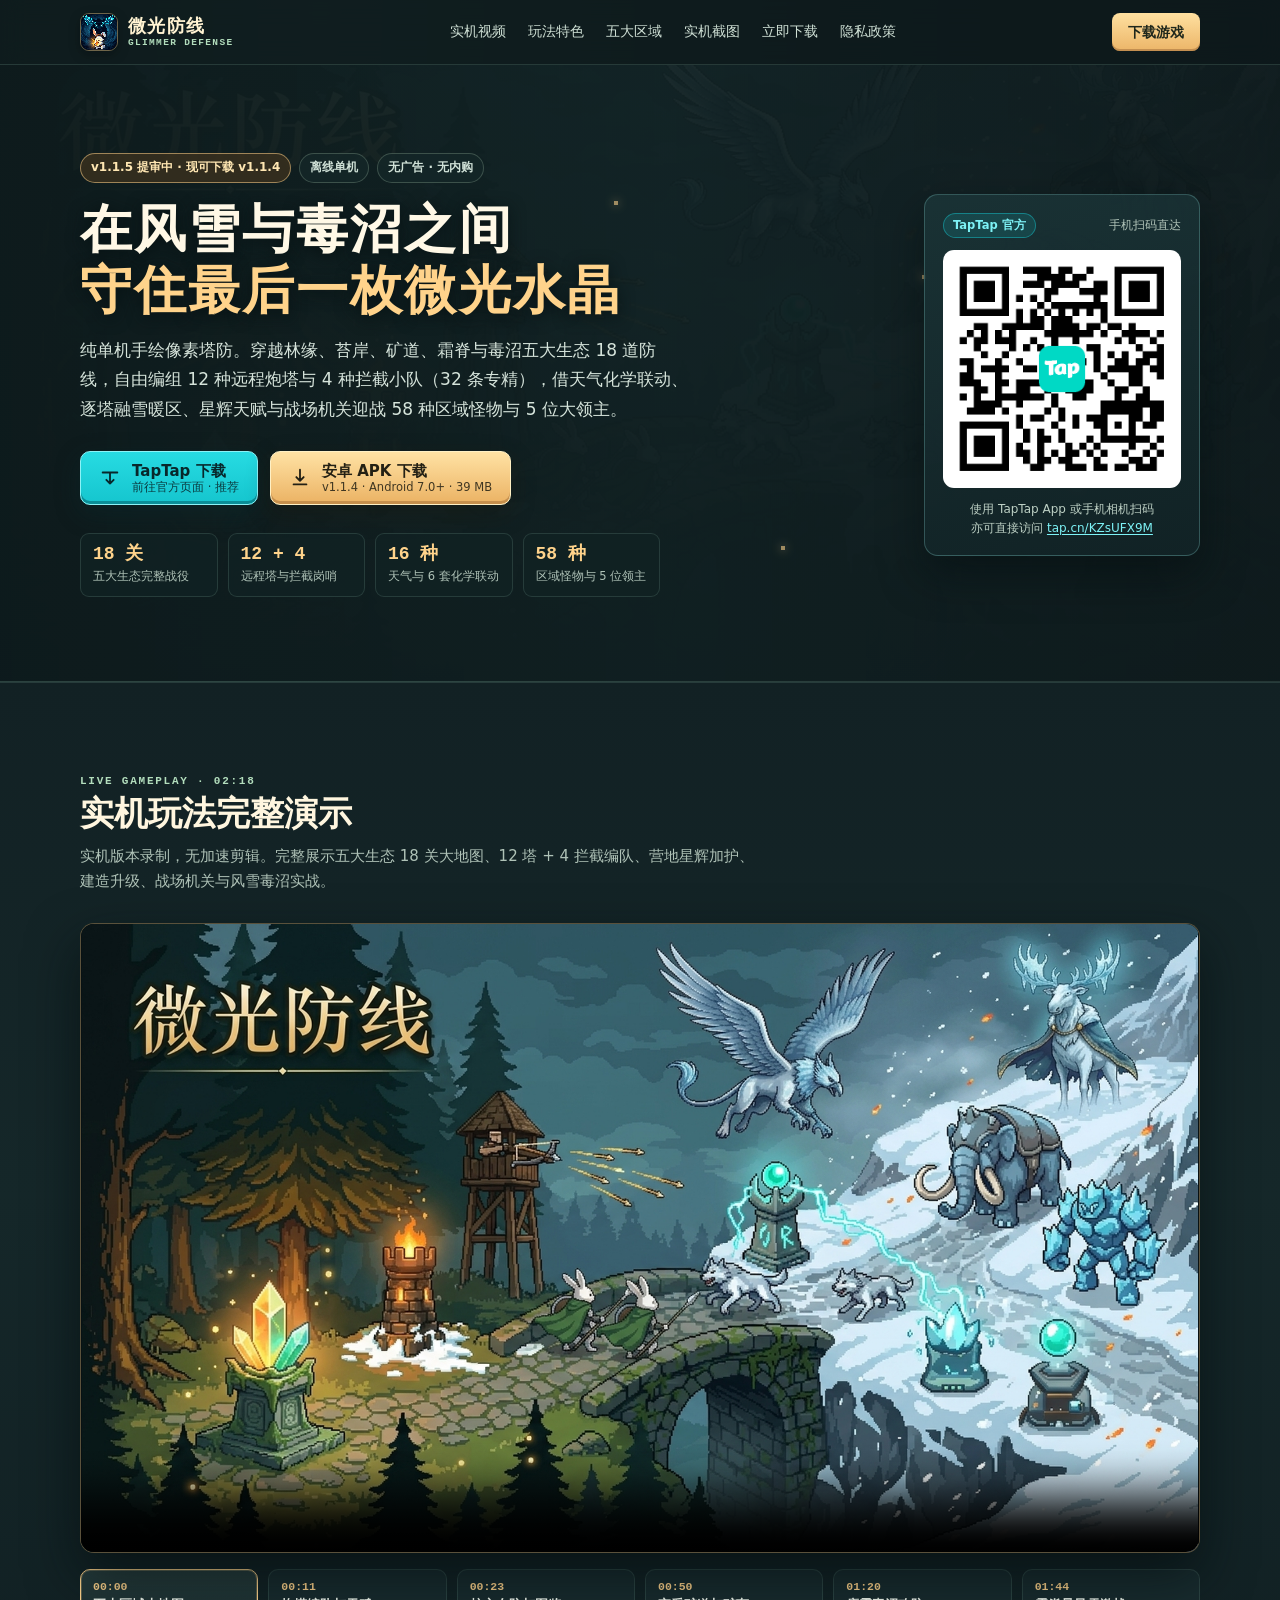
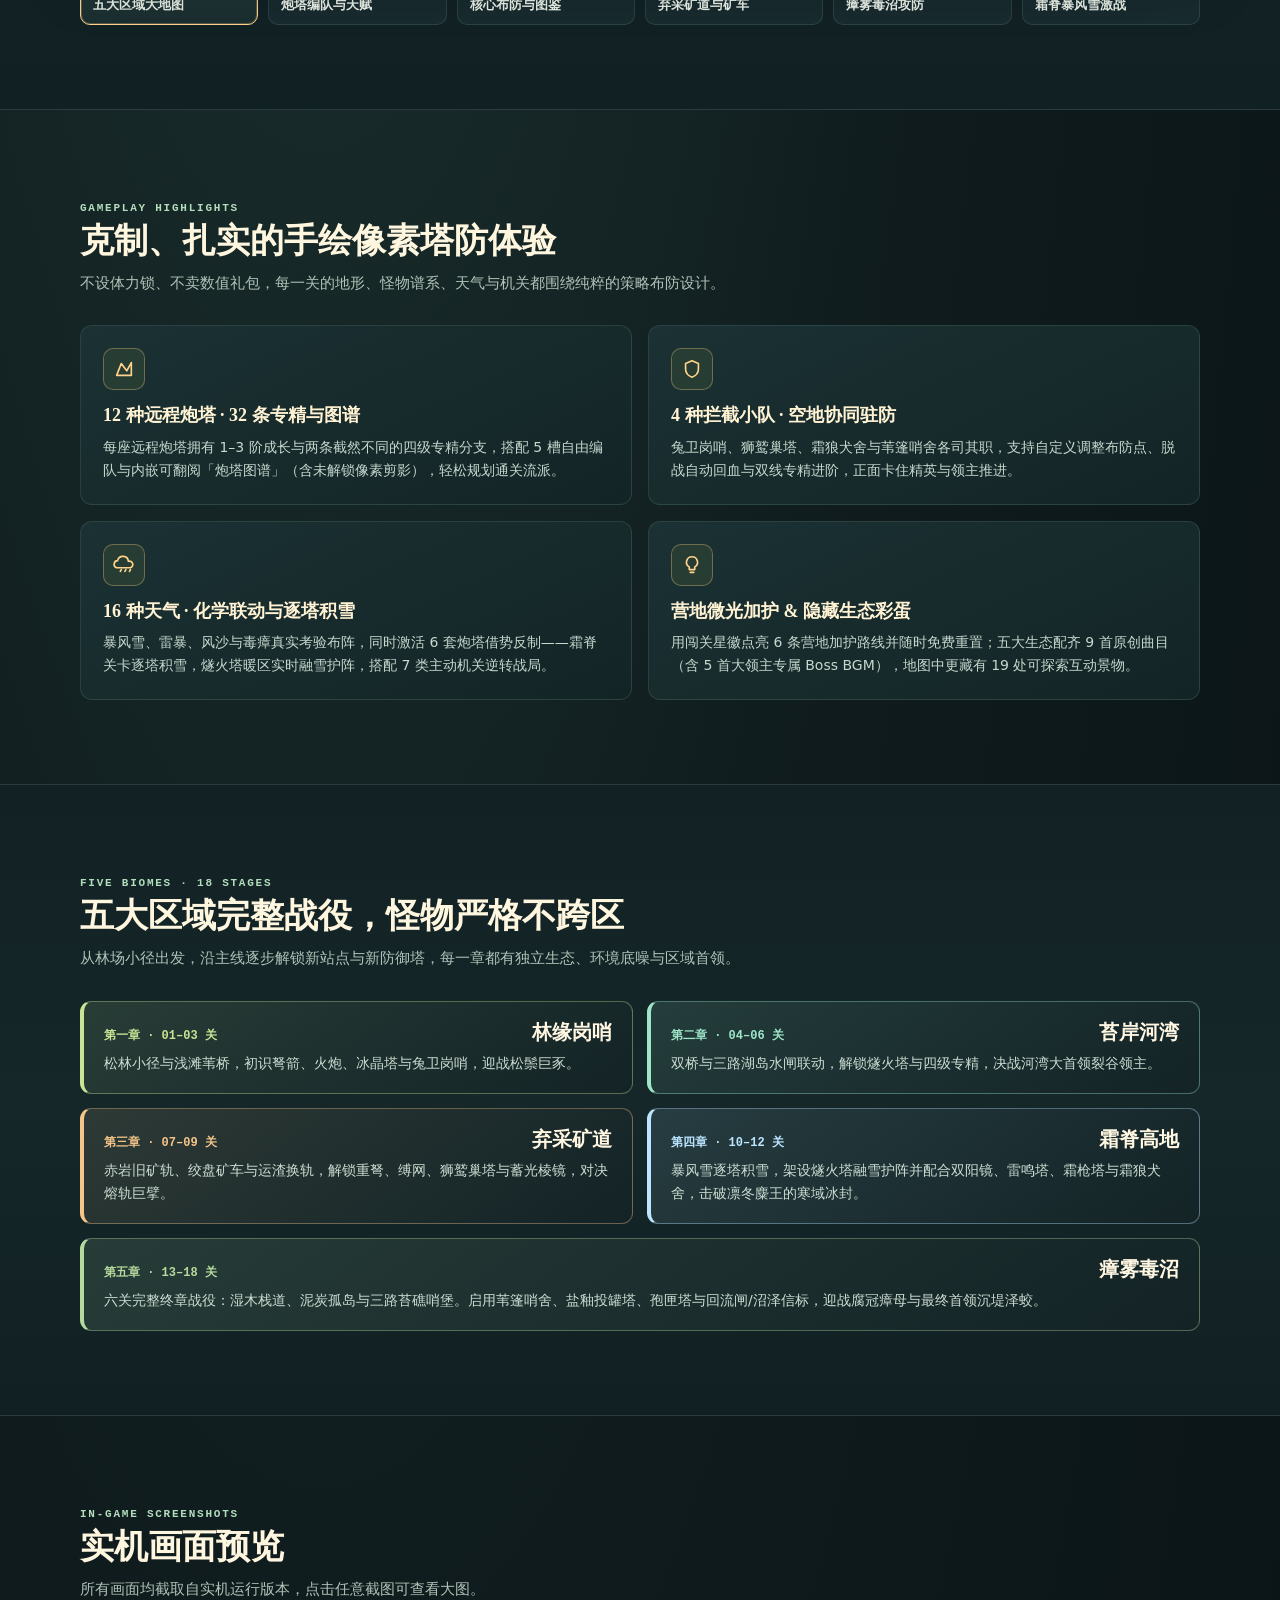
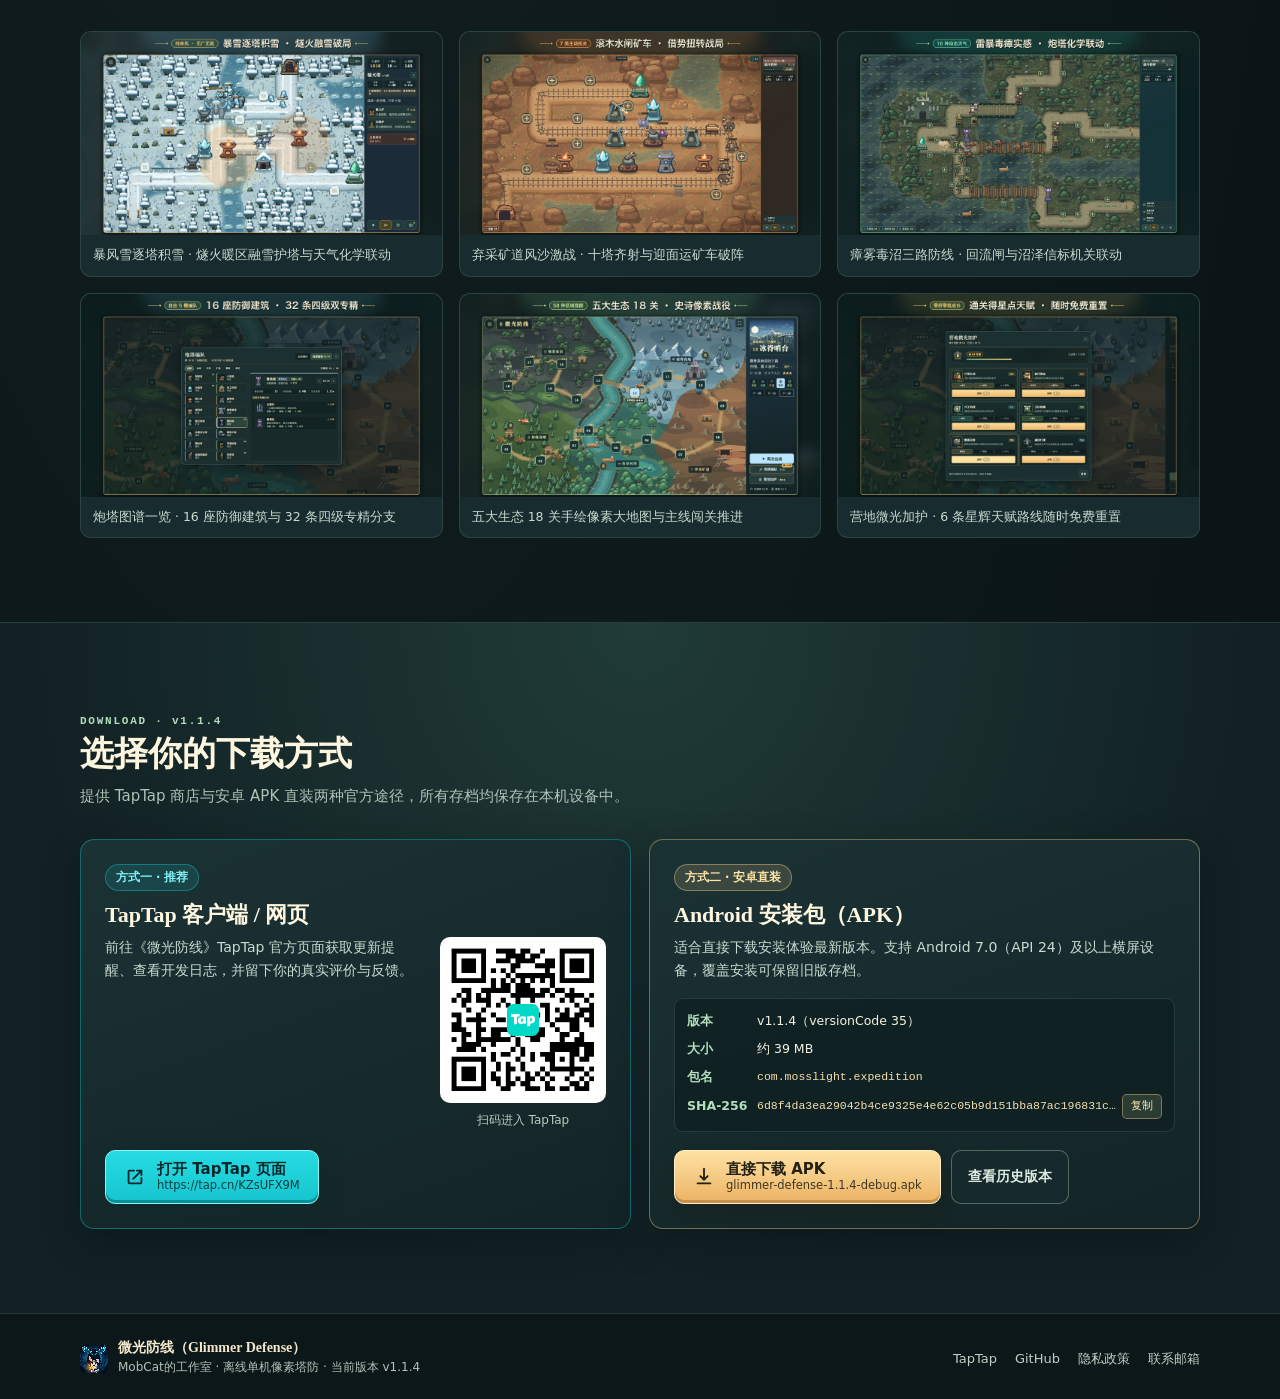
<file: index.html>
<!doctype html>
<html lang="zh-CN">
  <head>
    <meta charset="utf-8" />
    <meta name="viewport" content="width=device-width,initial-scale=1,viewport-fit=cover" />
    <title>微光防线（Glimmer Defense）· 离线单机像素塔防官网</title>
    <meta
      name="description"
      content="《微光防线》是一款纯离线单机、无广告无内购的像素塔防游戏。布置 12 种远程炮塔与 4 种拦截建筑（32 条专精），在五大生态 18 关暴雪、雷暴与毒沼中借天气化学联动守住最后一枚微光水晶。支持 TapTap 与安卓 APK 下载。"
    />
    <meta name="theme-color" content="#142426" />
    <meta property="og:title" content="微光防线（Glimmer Defense）· 离线单机像素塔防" />
    <meta
      property="og:description"
      content="五大生态 18 关手绘像素战役，16 座防御建筑 32 条专精、炮塔图谱、16 种动态天气与化学联动、逐塔积雪融雪，纯单机无广告无内购。"
    />
    <meta property="og:image" content="./site/assets/cover.png" />
    <meta property="og:type" content="website" />
    <link rel="icon" href="./site/assets/icon.png" type="image/png" />
    <link rel="stylesheet" href="./site/style.css" />
  </head>
  <body>
    <header class="site-header">
      <div class="container header-inner">
        <a class="brand" href="#top" aria-label="微光防线首页">
          <img class="brand-icon" src="./site/assets/icon.png" alt="微光防线图标" width="38" height="38" />
          <span class="brand-text">
            <strong>微光防线</strong>
            <small>GLIMMER DEFENSE</small>
          </span>
        </a>
        <nav class="site-nav" aria-label="主导航">
          <a href="#showcase">实机视频</a>
          <a href="#features">玩法特色</a>
          <a href="#regions">五大区域</a>
          <a href="#gallery">实机截图</a>
          <a href="#download">立即下载</a>
          <a href="./privacy-policy.html">隐私政策</a>
        </nav>
        <a class="nav-cta" href="#download">下载游戏</a>
      </div>
    </header>

    <main id="top">
      <section class="hero">
        <div class="hero-backdrop" aria-hidden="true">
          <img src="./site/assets/cover.png" alt="" />
          <div class="hero-vignette"></div>
          <div class="hero-sparks">
            <span style="--x:14%;--y:28%;--d:0s"></span>
            <span style="--x:26%;--y:64%;--d:-1.2s"></span>
            <span style="--x:48%;--y:22%;--d:-2.5s"></span>
            <span style="--x:72%;--y:34%;--d:-0.7s"></span>
            <span style="--x:84%;--y:68%;--d:-3.1s"></span>
            <span style="--x:61%;--y:78%;--d:-1.8s"></span>
          </div>
        </div>

        <div class="container hero-grid">
          <div class="hero-copy">
            <div class="pill-row">
              <span class="pill accent">v1.1.5 提审中 · 现可下载 v1.1.4</span>
              <span class="pill">离线单机</span>
              <span class="pill">无广告 · 无内购</span>
            </div>
            <h1>
              在风雪与毒沼之间<br />
              <span>守住最后一枚微光水晶</span>
            </h1>
            <p class="hero-lead">
              纯单机手绘像素塔防。穿越林缘、苔岸、矿道、霜脊与毒沼五大生态 18 道防线，自由编组 12 种远程炮塔与 4 种拦截小队（32 条专精），借天气化学联动、逐塔融雪暖区、星辉天赋与战场机关迎战 58 种区域怪物与 5 位大领主。
            </p>

            <div class="hero-actions">
              <a
                class="btn btn-taptap"
                href="https://tap.cn/KZsUFX9M"
                target="_blank"
                rel="noopener noreferrer"
              >
                <svg viewBox="0 0 24 24" aria-hidden="true">
                  <path d="M4 6h16M12 6v12M8 14l4 4 4-4" />
                </svg>
                <span>
                  <strong>TapTap 下载</strong>
                  <small>前往官方页面 · 推荐</small>
                </span>
              </a>
              <a
                class="btn btn-android"
                href="https://github.com/CatCatchFish/Mosslight/releases/download/v1.1.4/glimmer-defense-1.1.4-debug.apk"
                download="glimmer-defense-1.1.4-debug.apk"
              >
                <svg viewBox="0 0 24 24" aria-hidden="true">
                  <path d="M12 3v12m0 0-4-4m4 4 4-4M5 19h14" />
                </svg>
                <span>
                  <strong>安卓 APK 下载</strong>
                  <small>v1.1.4 · Android 7.0+ · 39 MB</small>
                </span>
              </a>
            </div>

            <div class="hero-metrics" aria-label="游戏核心规模">
              <div><strong>18 关</strong><span>五大生态完整战役</span></div>
              <div><strong>12 + 4</strong><span>远程塔与拦截岗哨</span></div>
              <div><strong>16 种</strong><span>天气与 6 套化学联动</span></div>
              <div><strong>58 种</strong><span>区域怪物与 5 位领主</span></div>
            </div>
          </div>

          <aside class="hero-qr-card" aria-label="TapTap 扫码下载">
            <div class="qr-card-head">
              <span class="qr-badge">TapTap 官方</span>
              <span class="qr-sub">手机扫码直达</span>
            </div>
            <button
              type="button"
              class="qr-frame"
              id="hero-qr-trigger"
              aria-label="放大查看 TapTap 下载二维码"
              title="点击放大二维码"
            >
              <img
                src="./site/assets/taptap-qr.png"
                alt="《微光防线》TapTap 下载二维码"
                width="220"
                height="220"
              />
            </button>
            <p class="qr-caption">使用 TapTap App 或手机相机扫码<br />亦可直接访问 <a href="https://tap.cn/KZsUFX9M" target="_blank" rel="noopener noreferrer">tap.cn/KZsUFX9M</a></p>
          </aside>
        </div>
      </section>

      <section id="showcase" class="section section-alt">
        <div class="container">
          <div class="section-head">
            <span class="kicker">LIVE GAMEPLAY · 02:18</span>
            <h2>实机玩法完整演示</h2>
            <p>实机版本录制，无加速剪辑。完整展示五大生态 18 关大地图、12 塔 + 4 拦截编队、营地星辉加护、建造升级、战场机关与风雪毒沼实战。</p>
          </div>
          <div class="showcase-shell">
            <div class="showcase-player-wrap">
              <video
                id="showcase-video"
                class="showcase-video"
                controls
                playsinline
                preload="metadata"
                poster="./site/assets/cover.png"
                width="1280"
                height="720"
              >
                <source src="./site/assets/gameplay-showcase.mp4" type="video/mp4" />
                你的浏览器暂不支持 HTML5 视频播放，可<a href="./site/assets/gameplay-showcase.mp4">点击直接下载实机视频</a>。
              </video>
            </div>
            <div class="showcase-chapters" role="group" aria-label="实机视频章节跳转">
              <button type="button" class="chapter-btn is-active" data-seek="0">
                <span>00:00</span><strong>五大区域大地图</strong>
              </button>
              <button type="button" class="chapter-btn" data-seek="10.8">
                <span>00:11</span><strong>炮塔编队与天赋</strong>
              </button>
              <button type="button" class="chapter-btn" data-seek="23">
                <span>00:23</span><strong>核心布防与图鉴</strong>
              </button>
              <button type="button" class="chapter-btn" data-seek="50">
                <span>00:50</span><strong>弃采矿道与矿车</strong>
              </button>
              <button type="button" class="chapter-btn" data-seek="80">
                <span>01:20</span><strong>瘴雾毒沼攻防</strong>
              </button>
              <button type="button" class="chapter-btn" data-seek="104.2">
                <span>01:44</span><strong>霜脊暴风雪激战</strong>
              </button>
            </div>
          </div>
        </div>
      </section>

      <section id="features" class="section">
        <div class="container">
          <div class="section-head">
            <span class="kicker">GAMEPLAY HIGHLIGHTS</span>
            <h2>克制、扎实的手绘像素塔防体验</h2>
            <p>不设体力锁、不卖数值礼包，每一关的地形、怪物谱系、天气与机关都围绕纯粹的策略布防设计。</p>
          </div>
          <div class="feature-grid">
            <article class="feature-card">
              <div class="feature-icon" aria-hidden="true">
                <svg viewBox="0 0 24 24"><path d="M4 19 9 6l6 8 5-9v14H4Z" /></svg>
              </div>
              <h3>12 种远程炮塔 · 32 条专精与图谱</h3>
              <p>每座远程炮塔拥有 1–3 阶成长与两条截然不同的四级专精分支，搭配 5 槽自由编队与内嵌可翻阅「炮塔图谱」（含未解锁像素剪影），轻松规划通关流派。</p>
            </article>
            <article class="feature-card">
              <div class="feature-icon" aria-hidden="true">
                <svg viewBox="0 0 24 24"><path d="M12 3 5 6v6c0 4.5 3 7.5 7 9 4-1.5 7-4.5 7-9V6l-7-3Z" /></svg>
              </div>
              <h3>4 种拦截小队 · 空地协同驻防</h3>
              <p>兔卫岗哨、狮鹫巢塔、霜狼犬舍与苇篷哨舍各司其职，支持自定义调整布防点、脱战自动回血与双线专精进阶，正面卡住精英与领主推进。</p>
            </article>
            <article class="feature-card">
              <div class="feature-icon" aria-hidden="true">
                <svg viewBox="0 0 24 24"><path d="M4 15a4 4 0 0 1 1-7.8A6 6 0 0 1 16.8 8 3.5 3.5 0 0 1 19 15H4Zm4 4 1-2m4 2 1-2m4 2 1-2" /></svg>
              </div>
              <h3>16 种天气 · 化学联动与逐塔积雪</h3>
              <p>暴风雪、雷暴、风沙与毒瘴真实考验布阵，同时激活 6 套炮塔借势反制——霜脊关卡逐塔积雪，燧火塔暖区实时融雪护阵，搭配 7 类主动机关逆转战局。</p>
            </article>
            <article class="feature-card">
              <div class="feature-icon" aria-hidden="true">
                <svg viewBox="0 0 24 24"><path d="M12 3a6 6 0 0 0-3 11.2V17h6v-2.8A6 6 0 0 0 12 3Zm-2 17h4" /></svg>
              </div>
              <h3>营地微光加护 &amp; 隐藏生态彩蛋</h3>
              <p>用闯关星徽点亮 6 条营地加护路线并随时免费重置；五大生态配齐 9 首原创曲目（含 5 首大领主专属 Boss BGM），地图中更藏有 19 处可探索互动景物。</p>
            </article>
          </div>
        </div>
      </section>

      <section id="regions" class="section section-alt">
        <div class="container">
          <div class="section-head">
            <span class="kicker">FIVE BIOMES · 18 STAGES</span>
            <h2>五大区域完整战役，怪物严格不跨区</h2>
            <p>从林场小径出发，沿主线逐步解锁新站点与新防御塔，每一章都有独立生态、环境底噪与区域首领。</p>
          </div>
          <div class="region-grid">
            <article class="region-card" style="--region:#c9e494">
              <div class="region-top"><span>第一章 · 01–03 关</span><strong>林缘岗哨</strong></div>
              <p>松林小径与浅滩苇桥，初识弩箭、火炮、冰晶塔与兔卫岗哨，迎战松鬃巨豕。</p>
            </article>
            <article class="region-card" style="--region:#9fe6c9">
              <div class="region-top"><span>第二章 · 04–06 关</span><strong>苔岸河湾</strong></div>
              <p>双桥与三路湖岛水闸联动，解锁燧火塔与四级专精，决战河湾大首领裂谷领主。</p>
            </article>
            <article class="region-card" style="--region:#f5c58a">
              <div class="region-top"><span>第三章 · 07–09 关</span><strong>弃采矿道</strong></div>
              <p>赤岩旧矿轨、绞盘矿车与运渣换轨，解锁重弩、缚网、狮鹫巢塔与蓄光棱镜，对决熔轨巨擘。</p>
            </article>
            <article class="region-card" style="--region:#bce6ff">
              <div class="region-top"><span>第四章 · 10–12 关</span><strong>霜脊高地</strong></div>
              <p>暴风雪逐塔积雪，架设燧火塔融雪护阵并配合双阳镜、雷鸣塔、霜枪塔与霜狼犬舍，击破凛冬麋王的寒域冰封。</p>
            </article>
            <article class="region-card region-wide" style="--region:#b6da9e">
              <div class="region-top"><span>第五章 · 13–18 关</span><strong>瘴雾毒沼</strong></div>
              <p>六关完整终章战役：湿木栈道、泥炭孤岛与三路苔礁哨堡。启用苇篷哨舍、盐釉投罐塔、孢匣塔与回流闸/沼泽信标，迎战腐冠瘴母与最终首领沉堤泽蛟。</p>
            </article>
          </div>
        </div>
      </section>

      <section id="gallery" class="section">
        <div class="container">
          <div class="section-head">
            <span class="kicker">IN-GAME SCREENSHOTS</span>
            <h2>实机画面预览</h2>
            <p>所有画面均截取自实机运行版本，点击任意截图可查看大图。</p>
          </div>
          <div class="gallery-grid" id="gallery-grid">
            <figure class="shot-card">
              <button type="button" class="shot-btn" data-shot="0" aria-label="查看大图：暴风雪逐塔积雪与燧火融雪暖区">
                <img src="./site/assets/shot-01-frost.png" alt="霜脊暴风雪实战：逐塔积雪与燧火融雪暖区" loading="lazy" />
              </button>
              <figcaption>暴风雪逐塔积雪 · 燧火暖区融雪护塔与天气化学联动</figcaption>
            </figure>
            <figure class="shot-card">
              <button type="button" class="shot-btn" data-shot="1" aria-label="查看大图：弃采矿道风沙激战与运矿车">
                <img src="./site/assets/shot-02-mine.png" alt="第 08 关绞盘矿廊风沙激战与运矿车破阵" loading="lazy" />
              </button>
              <figcaption>弃采矿道风沙激战 · 十塔齐射与迎面运矿车破阵</figcaption>
            </figure>
            <figure class="shot-card">
              <button type="button" class="shot-btn" data-shot="2" aria-label="查看大图：瘴雾毒沼三路防线实战">
                <img src="./site/assets/shot-03-mire.png" alt="第 18 关苔礁哨堡瘴雾毒沼三路防线实战" loading="lazy" />
              </button>
              <figcaption>瘴雾毒沼三路防线 · 回流闸与沼泽信标机关联动</figcaption>
            </figure>
            <figure class="shot-card">
              <button type="button" class="shot-btn" data-shot="3" aria-label="查看大图：16 座防御建筑与炮塔图谱">
                <img src="./site/assets/shot-04-atlas.png" alt="炮塔图谱界面：16 座建筑与 32 条四级专精分支" loading="lazy" />
              </button>
              <figcaption>炮塔图谱一览 · 16 座防御建筑与 32 条四级专精分支</figcaption>
            </figure>
            <figure class="shot-card">
              <button type="button" class="shot-btn" data-shot="4" aria-label="查看大图：五大生态 18 关手绘像素大地图">
                <img src="./site/assets/shot-05-map.png" alt="五大生态 18 关手绘像素大地图" loading="lazy" />
              </button>
              <figcaption>五大生态 18 关手绘像素大地图与主线闯关推进</figcaption>
            </figure>
            <figure class="shot-card">
              <button type="button" class="shot-btn" data-shot="5" aria-label="查看大图：营地微光加护星辉天赋">
                <img src="./site/assets/shot-06-talents.png" alt="营地微光加护：6 条星辉天赋路线随时免费重置" loading="lazy" />
              </button>
              <figcaption>营地微光加护 · 6 条星辉天赋路线随时免费重置</figcaption>
            </figure>
          </div>
        </div>
      </section>

      <section id="download" class="section section-download">
        <div class="container">
          <div class="section-head">
            <span class="kicker">DOWNLOAD · v1.1.4</span>
            <h2>选择你的下载方式</h2>
            <p>提供 TapTap 商店与安卓 APK 直装两种官方途径，所有存档均保存在本机设备中。</p>
          </div>

          <div class="download-grid">
            <article class="download-card download-taptap">
              <div class="download-card-main">
                <span class="download-tag taptap-tag">方式一 · 推荐</span>
                <h3>TapTap 客户端 / 网页</h3>
                <p>前往《微光防线》TapTap 官方页面获取更新提醒、查看开发日志，并留下你的真实评价与反馈。</p>
                <div class="download-card-actions">
                  <a
                    class="btn btn-taptap"
                    href="https://tap.cn/KZsUFX9M"
                    target="_blank"
                    rel="noopener noreferrer"
                  >
                    <svg viewBox="0 0 24 24" aria-hidden="true">
                      <path d="M14 5h5v5m0-5-9 9M19 13v5a1 1 0 0 1-1 1H6a1 1 0 0 1-1-1V6a1 1 0 0 1 1-1h5" />
                    </svg>
                    <span><strong>打开 TapTap 页面</strong><small>https://tap.cn/KZsUFX9M</small></span>
                  </a>
                </div>
              </div>
              <div class="download-qr">
                <button
                  type="button"
                  class="qr-mini-btn"
                  id="download-qr-trigger"
                  aria-label="放大查看 TapTap 下载二维码"
                >
                  <img
                    src="./site/assets/taptap-qr.png"
                    alt="《微光防线》TapTap 二维码"
                    width="148"
                    height="148"
                  />
                </button>
                <span>扫码进入 TapTap</span>
              </div>
            </article>

            <article class="download-card download-android">
              <div class="download-card-main">
                <span class="download-tag android-tag">方式二 · 安卓直装</span>
                <h3>Android 安装包（APK）</h3>
                <p>适合直接下载安装体验最新版本。支持 Android 7.0（API 24）及以上横屏设备，覆盖安装可保留旧版存档。</p>
                <ul class="apk-meta">
                  <li><strong>版本</strong><span>v1.1.4（versionCode 35）</span></li>
                  <li><strong>大小</strong><span>约 39 MB</span></li>
                  <li><strong>包名</strong><span><code>com.mosslight.expedition</code></span></li>
                  <li>
                    <strong>SHA-256</strong>
                    <span class="hash-row">
                      <code id="apk-sha256">6d8f4da3ea29042b4ce9325e4e62c05b9d151bba87ac196831c81ed16df1d88c</code>
                      <button type="button" class="copy-btn" id="copy-sha256">复制</button>
                    </span>
                  </li>
                </ul>
                <div class="download-card-actions">
                  <a
                    class="btn btn-android"
                    href="https://github.com/CatCatchFish/Mosslight/releases/download/v1.1.4/glimmer-defense-1.1.4-debug.apk"
                    download="glimmer-defense-1.1.4-debug.apk"
                  >
                    <svg viewBox="0 0 24 24" aria-hidden="true">
                      <path d="M12 3v12m0 0-4-4m4 4 4-4M5 19h14" />
                    </svg>
                    <span><strong>直接下载 APK</strong><small>glimmer-defense-1.1.4-debug.apk</small></span>
                  </a>
                  <a
                    class="btn btn-ghost"
                    href="https://github.com/CatCatchFish/Mosslight/releases"
                    target="_blank"
                    rel="noopener noreferrer"
                  >查看历史版本</a>
                </div>
              </div>
            </article>
          </div>
        </div>
      </section>
    </main>

    <footer class="site-footer">
      <div class="container footer-inner">
        <div class="footer-brand">
          <img src="./site/assets/icon.png" alt="" width="28" height="28" />
          <div>
            <strong>微光防线（Glimmer Defense）</strong>
            <p>MobCat的工作室 · 离线单机像素塔防 · 当前版本 v1.1.4</p>
          </div>
        </div>
        <div class="footer-links">
          <a href="https://tap.cn/KZsUFX9M" target="_blank" rel="noopener noreferrer">TapTap</a>
          <a href="https://github.com/CatCatchFish/Mosslight" target="_blank" rel="noopener noreferrer">GitHub</a>
          <a href="./privacy-policy.html">隐私政策</a>
          <a href="mailto:mob0825@163.com">联系邮箱</a>
        </div>
      </div>
    </footer>

    <dialog id="lightbox" class="modal-dialog" aria-label="截图大图预览">
      <div class="modal-head">
        <span id="lightbox-caption"></span>
        <button type="button" class="modal-close" id="lightbox-close" aria-label="关闭预览">✕</button>
      </div>
      <div class="lightbox-stage">
        <button type="button" class="lightbox-nav prev" id="lightbox-prev" aria-label="上一张">‹</button>
        <img id="lightbox-img" alt="" />
        <button type="button" class="lightbox-nav next" id="lightbox-next" aria-label="下一张">›</button>
      </div>
    </dialog>

    <dialog id="qr-modal" class="modal-dialog qr-modal" aria-labelledby="qr-modal-title">
      <div class="modal-head">
        <strong id="qr-modal-title">扫码前往 TapTap 下载《微光防线》</strong>
        <button type="button" class="modal-close" id="qr-modal-close" aria-label="关闭二维码弹窗">✕</button>
      </div>
      <div class="qr-modal-body">
        <img src="./site/assets/taptap-qr.png" alt="《微光防线》TapTap 下载二维码" width="280" height="280" />
        <p>使用 TapTap 客户端或手机相机扫码，或直接打开链接：</p>
        <a class="btn btn-taptap" href="https://tap.cn/KZsUFX9M" target="_blank" rel="noopener noreferrer">
          <span><strong>前往 https://tap.cn/KZsUFX9M</strong></span>
        </a>
      </div>
    </dialog>

    <script src="./site/app.js" defer></script>
  </body>
</html>
</file>
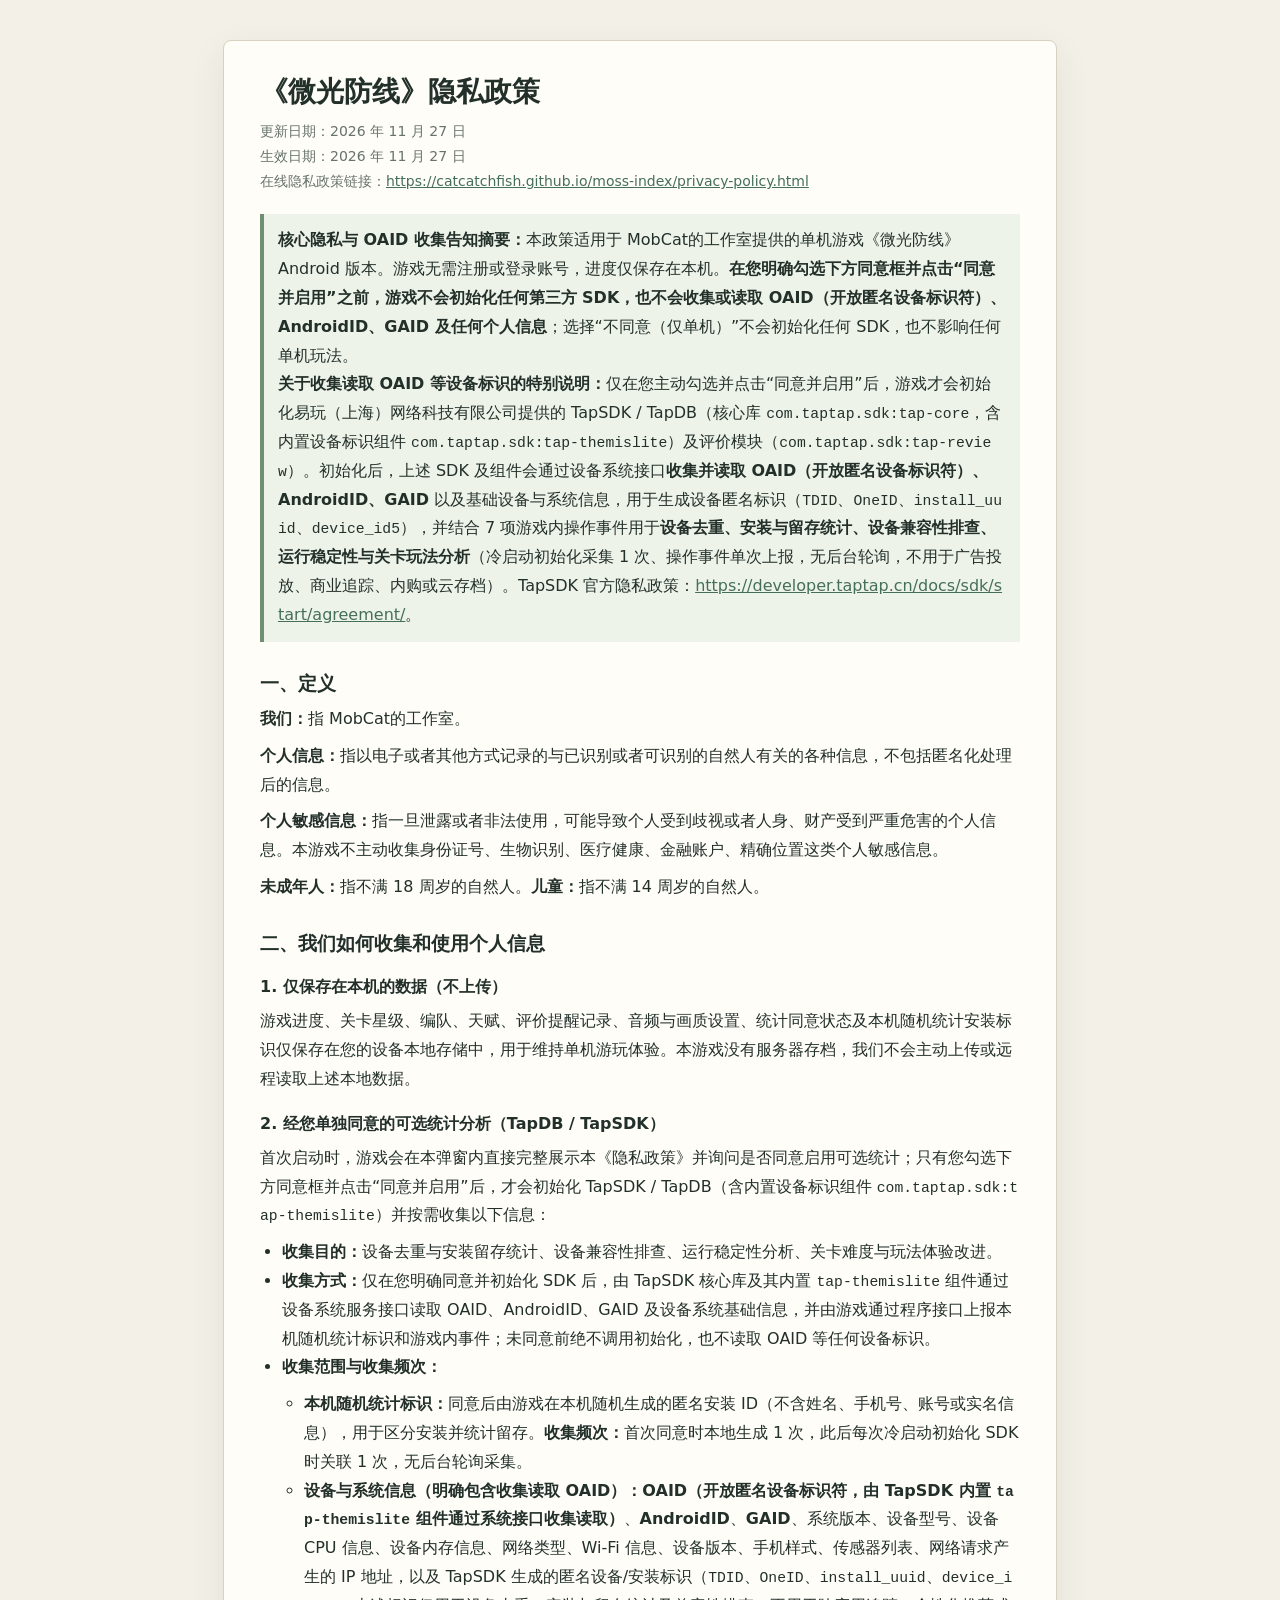
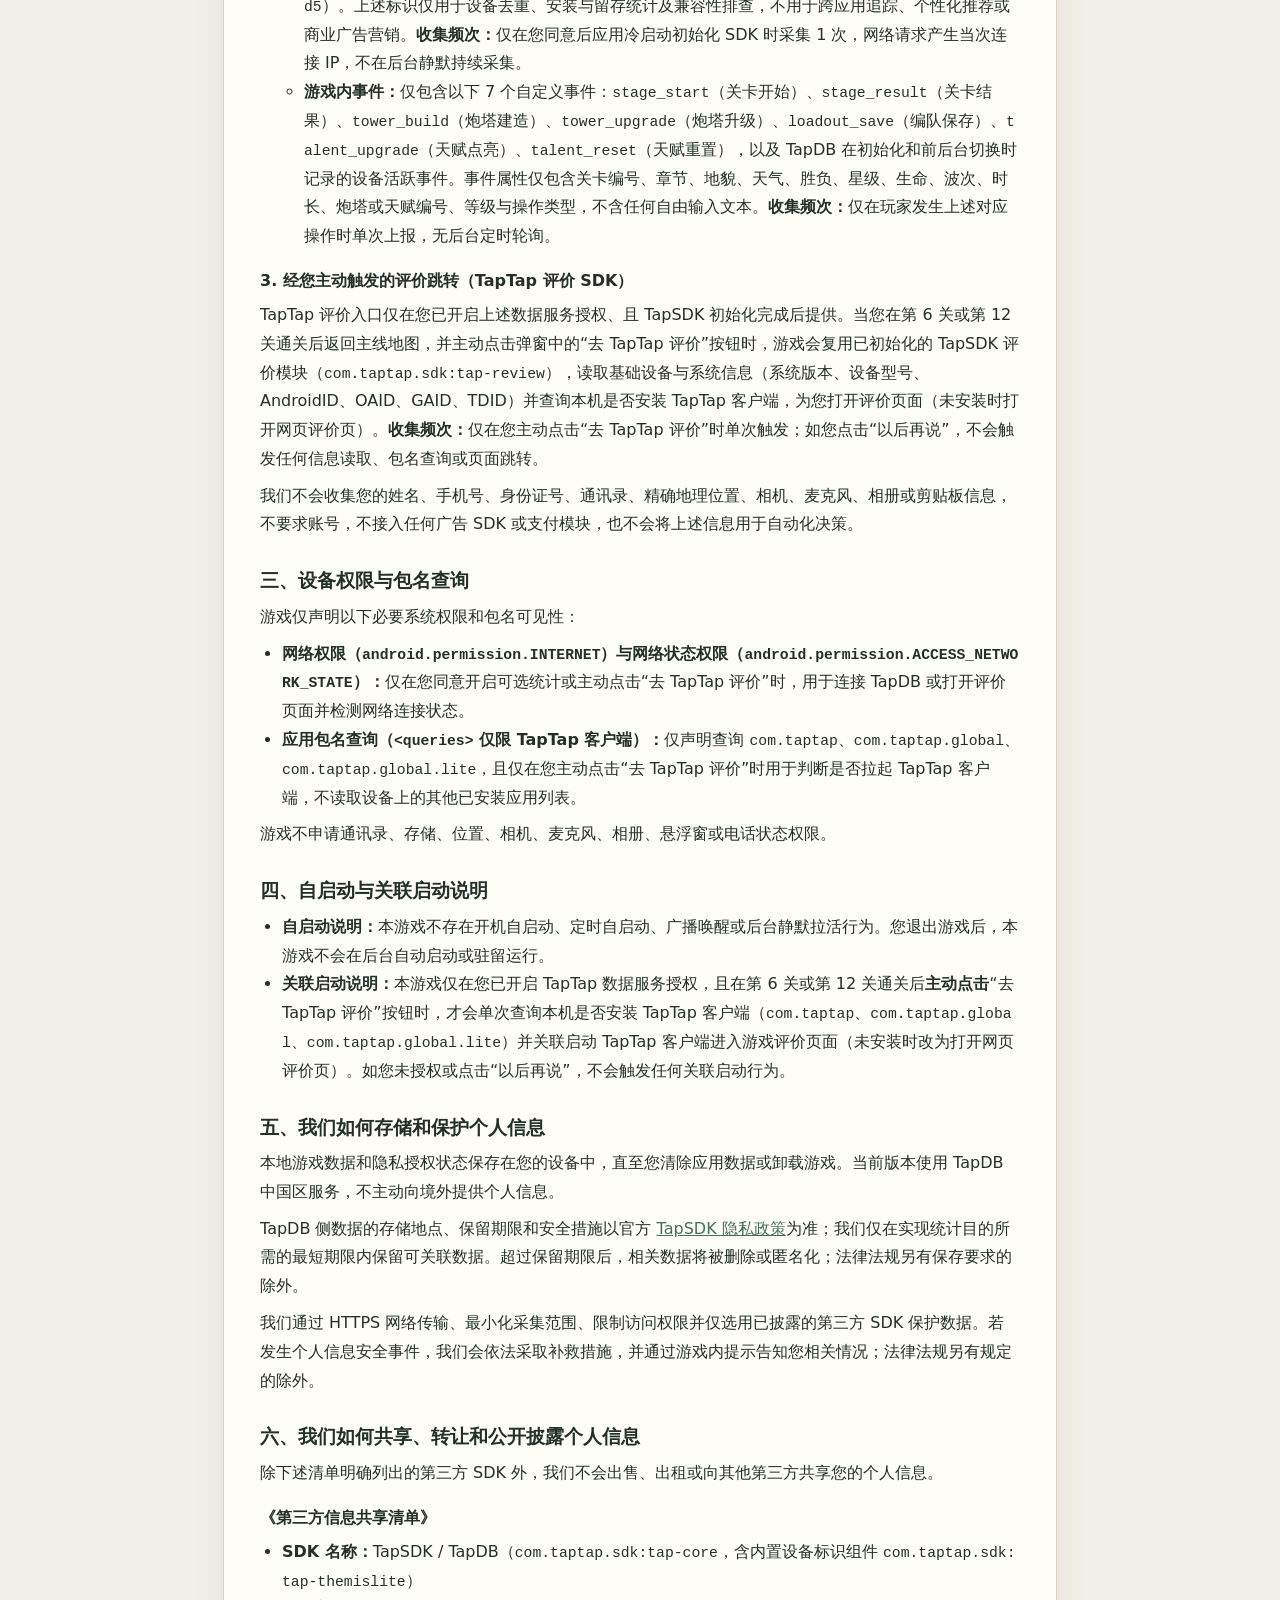
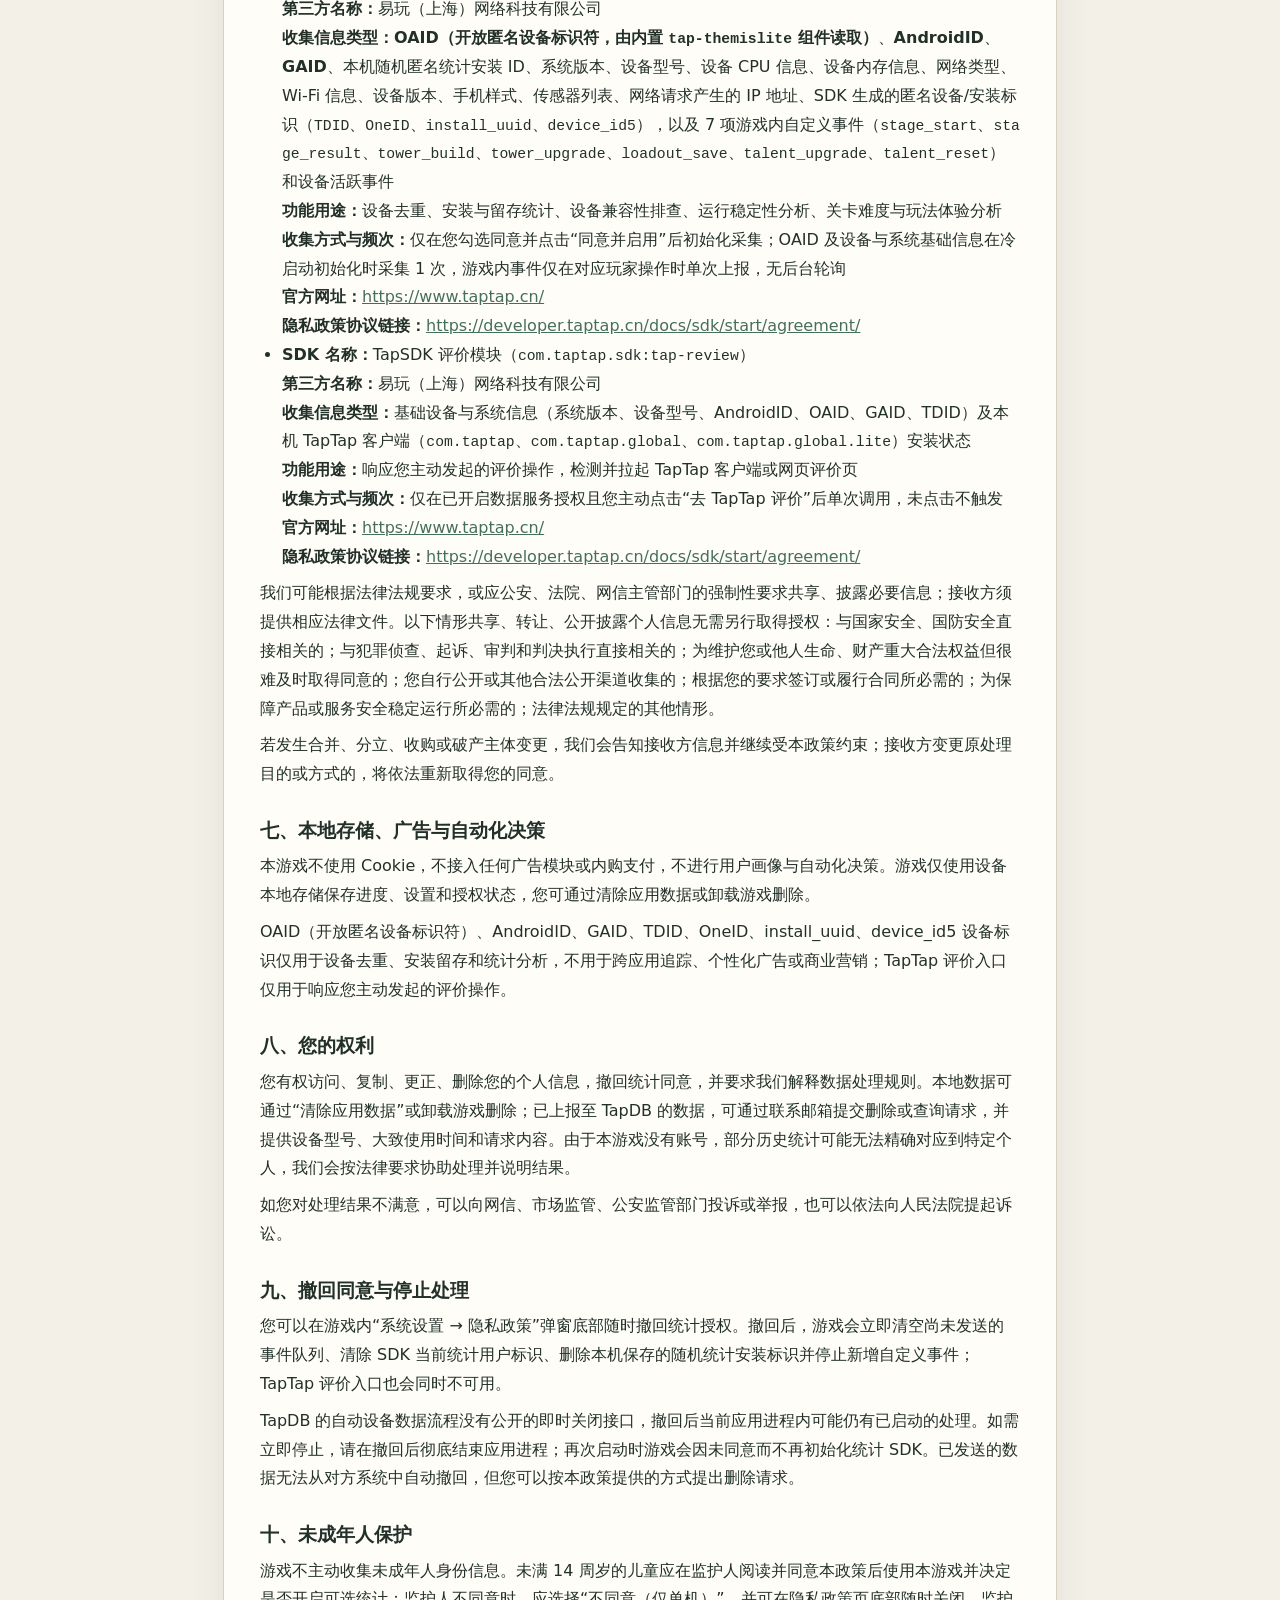
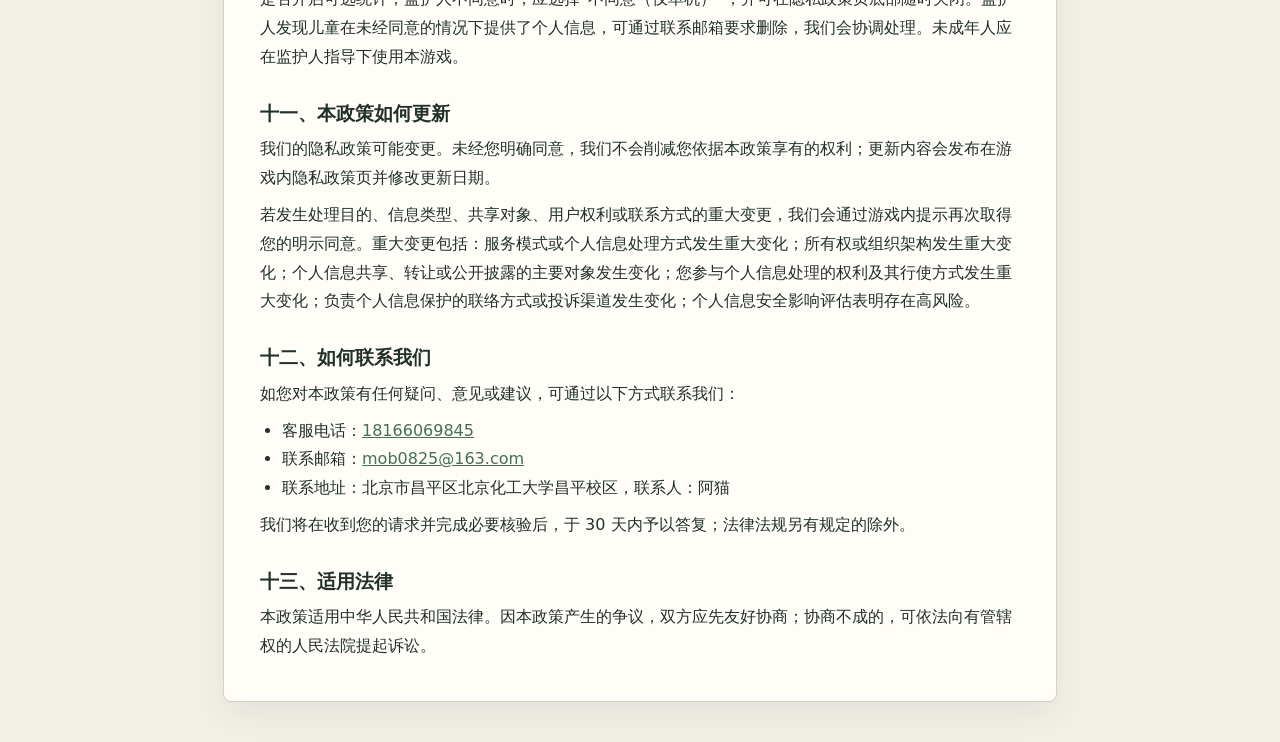
<file: privacy-policy.html>
<!doctype html>
<html lang="zh-CN">
  <head>
    <meta charset="utf-8" />
    <meta name="viewport" content="width=device-width,initial-scale=1" />
    <title>《微光防线》隐私政策</title>
    <style>
      :root { color-scheme: light; }
      body {
        margin: 0;
        background: #f3f0e8;
        color: #23302a;
        font: 16px/1.8 "PingFang SC", "Microsoft YaHei", system-ui, sans-serif;
      }
      main {
        width: min(760px, calc(100% - 40px));
        margin: 40px auto;
        padding: 32px 36px;
        background: #fffdf8;
        border: 1px solid #d8d1bf;
        border-radius: 8px;
        box-shadow: 0 12px 36px #23302a14;
      }
      h1 { margin: 0 0 8px; font-size: 28px; line-height: 1.35; }
      h2 { margin: 28px 0 8px; font-size: 19px; line-height: 1.45; }
      h3 { margin: 18px 0 6px; font-size: 16px; line-height: 1.5; }
      p, ul { margin: 8px 0; }
      ul { padding-left: 22px; }
      code { font-size: 0.92em; word-break: break-all; }
      .meta { color: #67736c; font-size: 14px; }
      .note {
        margin: 20px 0;
        padding: 12px 14px;
        background: #eef3ea;
        border-left: 4px solid #6f8f72;
      }
      a { color: #456f5a; word-break: break-all; }
      @media (max-width: 560px) {
        main { margin: 16px auto; padding: 22px 18px; width: calc(100% - 24px); }
        h1 { font-size: 23px; }
      }
    </style>
  </head>
  <body>
    <main>
      <h1>《微光防线》隐私政策</h1>
      <p class="meta">更新日期：2026 年 11 月 27 日<br />生效日期：2026 年 11 月 27 日<br />在线隐私政策链接：<a href="https://catcatchfish.github.io/moss-index/privacy-policy.html" target="_blank" rel="noopener noreferrer">https://catcatchfish.github.io/moss-index/privacy-policy.html</a></p>

      <div class="note">
        <strong>核心隐私与 OAID 收集告知摘要：</strong>本政策适用于 MobCat的工作室提供的单机游戏《微光防线》Android 版本。游戏无需注册或登录账号，进度仅保存在本机。<strong>在您明确勾选下方同意框并点击“同意并启用”之前，游戏不会初始化任何第三方 SDK，也不会收集或读取 OAID（开放匿名设备标识符）、AndroidID、GAID 及任何个人信息</strong>；选择“不同意（仅单机）”不会初始化任何 SDK，也不影响任何单机玩法。<br />
        <strong>关于收集读取 OAID 等设备标识的特别说明：</strong>仅在您主动勾选并点击“同意并启用”后，游戏才会初始化易玩（上海）网络科技有限公司提供的 TapSDK / TapDB（核心库 <code>com.taptap.sdk:tap-core</code>，含内置设备标识组件 <code>com.taptap.sdk:tap-themislite</code>）及评价模块（<code>com.taptap.sdk:tap-review</code>）。初始化后，上述 SDK 及组件会通过设备系统接口<strong>收集并读取 OAID（开放匿名设备标识符）、AndroidID、GAID</strong> 以及基础设备与系统信息，用于生成设备匿名标识（<code>TDID</code>、<code>OneID</code>、<code>install_uuid</code>、<code>device_id5</code>），并结合 7 项游戏内操作事件用于<strong>设备去重、安装与留存统计、设备兼容性排查、运行稳定性与关卡玩法分析</strong>（冷启动初始化采集 1 次、操作事件单次上报，无后台轮询，不用于广告投放、商业追踪、内购或云存档）。TapSDK 官方隐私政策：<a href="https://developer.taptap.cn/docs/sdk/start/agreement/" target="_blank" rel="noopener noreferrer">https://developer.taptap.cn/docs/sdk/start/agreement/</a>。
      </div>

      <h2>一、定义</h2>
      <p><strong>我们：</strong>指 MobCat的工作室。</p>
      <p><strong>个人信息：</strong>指以电子或者其他方式记录的与已识别或者可识别的自然人有关的各种信息，不包括匿名化处理后的信息。</p>
      <p><strong>个人敏感信息：</strong>指一旦泄露或者非法使用，可能导致个人受到歧视或者人身、财产受到严重危害的个人信息。本游戏不主动收集身份证号、生物识别、医疗健康、金融账户、精确位置这类个人敏感信息。</p>
      <p><strong>未成年人：</strong>指不满 18 周岁的自然人。<strong>儿童：</strong>指不满 14 周岁的自然人。</p>

      <h2>二、我们如何收集和使用个人信息</h2>
      <h3>1. 仅保存在本机的数据（不上传）</h3>
      <p>游戏进度、关卡星级、编队、天赋、评价提醒记录、音频与画质设置、统计同意状态及本机随机统计安装标识仅保存在您的设备本地存储中，用于维持单机游玩体验。本游戏没有服务器存档，我们不会主动上传或远程读取上述本地数据。</p>

      <h3>2. 经您单独同意的可选统计分析（TapDB / TapSDK）</h3>
      <p>首次启动时，游戏会在本弹窗内直接完整展示本《隐私政策》并询问是否同意启用可选统计；只有您勾选下方同意框并点击“同意并启用”后，才会初始化 TapSDK / TapDB（含内置设备标识组件 <code>com.taptap.sdk:tap-themislite</code>）并按需收集以下信息：</p>
      <ul>
        <li><strong>收集目的：</strong>设备去重与安装留存统计、设备兼容性排查、运行稳定性分析、关卡难度与玩法体验改进。</li>
        <li><strong>收集方式：</strong>仅在您明确同意并初始化 SDK 后，由 TapSDK 核心库及其内置 <code>tap-themislite</code> 组件通过设备系统服务接口读取 OAID、AndroidID、GAID 及设备系统基础信息，并由游戏通过程序接口上报本机随机统计标识和游戏内事件；未同意前绝不调用初始化，也不读取 OAID 等任何设备标识。</li>
        <li><strong>收集范围与收集频次：</strong>
          <ul>
            <li><strong>本机随机统计标识：</strong>同意后由游戏在本机随机生成的匿名安装 ID（不含姓名、手机号、账号或实名信息），用于区分安装并统计留存。<strong>收集频次：</strong>首次同意时本地生成 1 次，此后每次冷启动初始化 SDK 时关联 1 次，无后台轮询采集。</li>
            <li><strong>设备与系统信息（明确包含收集读取 OAID）：</strong><strong>OAID（开放匿名设备标识符，由 TapSDK 内置 <code>tap-themislite</code> 组件通过系统接口收集读取）</strong>、<strong>AndroidID</strong>、<strong>GAID</strong>、系统版本、设备型号、设备 CPU 信息、设备内存信息、网络类型、Wi-Fi 信息、设备版本、手机样式、传感器列表、网络请求产生的 IP 地址，以及 TapSDK 生成的匿名设备/安装标识（<code>TDID</code>、<code>OneID</code>、<code>install_uuid</code>、<code>device_id5</code>）。上述标识仅用于设备去重、安装与留存统计及兼容性排查，不用于跨应用追踪、个性化推荐或商业广告营销。<strong>收集频次：</strong>仅在您同意后应用冷启动初始化 SDK 时采集 1 次，网络请求产生当次连接 IP，不在后台静默持续采集。</li>
            <li><strong>游戏内事件：</strong>仅包含以下 7 个自定义事件：<code>stage_start</code>（关卡开始）、<code>stage_result</code>（关卡结果）、<code>tower_build</code>（炮塔建造）、<code>tower_upgrade</code>（炮塔升级）、<code>loadout_save</code>（编队保存）、<code>talent_upgrade</code>（天赋点亮）、<code>talent_reset</code>（天赋重置），以及 TapDB 在初始化和前后台切换时记录的设备活跃事件。事件属性仅包含关卡编号、章节、地貌、天气、胜负、星级、生命、波次、时长、炮塔或天赋编号、等级与操作类型，不含任何自由输入文本。<strong>收集频次：</strong>仅在玩家发生上述对应操作时单次上报，无后台定时轮询。</li>
          </ul>
        </li>
      </ul>

      <h3>3. 经您主动触发的评价跳转（TapTap 评价 SDK）</h3>
      <p>TapTap 评价入口仅在您已开启上述数据服务授权、且 TapSDK 初始化完成后提供。当您在第 6 关或第 12 关通关后返回主线地图，并主动点击弹窗中的“去 TapTap 评价”按钮时，游戏会复用已初始化的 TapSDK 评价模块（<code>com.taptap.sdk:tap-review</code>），读取基础设备与系统信息（系统版本、设备型号、AndroidID、OAID、GAID、TDID）并查询本机是否安装 TapTap 客户端，为您打开评价页面（未安装时打开网页评价页）。<strong>收集频次：</strong>仅在您主动点击“去 TapTap 评价”时单次触发；如您点击“以后再说”，不会触发任何信息读取、包名查询或页面跳转。</p>
      <p>我们不会收集您的姓名、手机号、身份证号、通讯录、精确地理位置、相机、麦克风、相册或剪贴板信息，不要求账号，不接入任何广告 SDK 或支付模块，也不会将上述信息用于自动化决策。</p>

      <h2>三、设备权限与包名查询</h2>
      <p>游戏仅声明以下必要系统权限和包名可见性：</p>
      <ul>
        <li><strong>网络权限（<code>android.permission.INTERNET</code>）与网络状态权限（<code>android.permission.ACCESS_NETWORK_STATE</code>）：</strong>仅在您同意开启可选统计或主动点击“去 TapTap 评价”时，用于连接 TapDB 或打开评价页面并检测网络连接状态。</li>
        <li><strong>应用包名查询（<code>&lt;queries&gt;</code> 仅限 TapTap 客户端）：</strong>仅声明查询 <code>com.taptap</code>、<code>com.taptap.global</code>、<code>com.taptap.global.lite</code>，且仅在您主动点击“去 TapTap 评价”时用于判断是否拉起 TapTap 客户端，不读取设备上的其他已安装应用列表。</li>
      </ul>
      <p>游戏不申请通讯录、存储、位置、相机、麦克风、相册、悬浮窗或电话状态权限。</p>

      <h2>四、自启动与关联启动说明</h2>
      <ul>
        <li><strong>自启动说明：</strong>本游戏不存在开机自启动、定时自启动、广播唤醒或后台静默拉活行为。您退出游戏后，本游戏不会在后台自动启动或驻留运行。</li>
        <li><strong>关联启动说明：</strong>本游戏仅在您已开启 TapTap 数据服务授权，且在第 6 关或第 12 关通关后<strong>主动点击</strong>“去 TapTap 评价”按钮时，才会单次查询本机是否安装 TapTap 客户端（<code>com.taptap</code>、<code>com.taptap.global</code>、<code>com.taptap.global.lite</code>）并关联启动 TapTap 客户端进入游戏评价页面（未安装时改为打开网页评价页）。如您未授权或点击“以后再说”，不会触发任何关联启动行为。</li>
      </ul>

      <h2>五、我们如何存储和保护个人信息</h2>
      <p>本地游戏数据和隐私授权状态保存在您的设备中，直至您清除应用数据或卸载游戏。当前版本使用 TapDB 中国区服务，不主动向境外提供个人信息。</p>
      <p>TapDB 侧数据的存储地点、保留期限和安全措施以官方 <a href="https://developer.taptap.cn/docs/sdk/start/agreement/" target="_blank" rel="noopener noreferrer">TapSDK 隐私政策</a>为准；我们仅在实现统计目的所需的最短期限内保留可关联数据。超过保留期限后，相关数据将被删除或匿名化；法律法规另有保存要求的除外。</p>
      <p>我们通过 HTTPS 网络传输、最小化采集范围、限制访问权限并仅选用已披露的第三方 SDK 保护数据。若发生个人信息安全事件，我们会依法采取补救措施，并通过游戏内提示告知您相关情况；法律法规另有规定的除外。</p>

      <h2>六、我们如何共享、转让和公开披露个人信息</h2>
      <p>除下述清单明确列出的第三方 SDK 外，我们不会出售、出租或向其他第三方共享您的个人信息。</p>
      <h3>《第三方信息共享清单》</h3>
      <ul>
        <li>
          <strong>SDK 名称：</strong>TapSDK / TapDB（<code>com.taptap.sdk:tap-core</code>，含内置设备标识组件 <code>com.taptap.sdk:tap-themislite</code>）<br />
          <strong>第三方名称：</strong>易玩（上海）网络科技有限公司<br />
          <strong>收集信息类型：</strong><strong>OAID（开放匿名设备标识符，由内置 <code>tap-themislite</code> 组件读取）</strong>、<strong>AndroidID</strong>、<strong>GAID</strong>、本机随机匿名统计安装 ID、系统版本、设备型号、设备 CPU 信息、设备内存信息、网络类型、Wi-Fi 信息、设备版本、手机样式、传感器列表、网络请求产生的 IP 地址、SDK 生成的匿名设备/安装标识（<code>TDID</code>、<code>OneID</code>、<code>install_uuid</code>、<code>device_id5</code>），以及 7 项游戏内自定义事件（<code>stage_start</code>、<code>stage_result</code>、<code>tower_build</code>、<code>tower_upgrade</code>、<code>loadout_save</code>、<code>talent_upgrade</code>、<code>talent_reset</code>）和设备活跃事件<br />
          <strong>功能用途：</strong>设备去重、安装与留存统计、设备兼容性排查、运行稳定性分析、关卡难度与玩法体验分析<br />
          <strong>收集方式与频次：</strong>仅在您勾选同意并点击“同意并启用”后初始化采集；OAID 及设备与系统基础信息在冷启动初始化时采集 1 次，游戏内事件仅在对应玩家操作时单次上报，无后台轮询<br />
          <strong>官方网址：</strong><a href="https://www.taptap.cn/" target="_blank" rel="noopener noreferrer">https://www.taptap.cn/</a><br />
          <strong>隐私政策协议链接：</strong><a href="https://developer.taptap.cn/docs/sdk/start/agreement/" target="_blank" rel="noopener noreferrer">https://developer.taptap.cn/docs/sdk/start/agreement/</a>
        </li>
        <li>
          <strong>SDK 名称：</strong>TapSDK 评价模块（<code>com.taptap.sdk:tap-review</code>）<br />
          <strong>第三方名称：</strong>易玩（上海）网络科技有限公司<br />
          <strong>收集信息类型：</strong>基础设备与系统信息（系统版本、设备型号、AndroidID、OAID、GAID、TDID）及本机 TapTap 客户端（<code>com.taptap</code>、<code>com.taptap.global</code>、<code>com.taptap.global.lite</code>）安装状态<br />
          <strong>功能用途：</strong>响应您主动发起的评价操作，检测并拉起 TapTap 客户端或网页评价页<br />
          <strong>收集方式与频次：</strong>仅在已开启数据服务授权且您主动点击“去 TapTap 评价”后单次调用，未点击不触发<br />
          <strong>官方网址：</strong><a href="https://www.taptap.cn/" target="_blank" rel="noopener noreferrer">https://www.taptap.cn/</a><br />
          <strong>隐私政策协议链接：</strong><a href="https://developer.taptap.cn/docs/sdk/start/agreement/" target="_blank" rel="noopener noreferrer">https://developer.taptap.cn/docs/sdk/start/agreement/</a>
        </li>
      </ul>
      <p>我们可能根据法律法规要求，或应公安、法院、网信主管部门的强制性要求共享、披露必要信息；接收方须提供相应法律文件。以下情形共享、转让、公开披露个人信息无需另行取得授权：与国家安全、国防安全直接相关的；与犯罪侦查、起诉、审判和判决执行直接相关的；为维护您或他人生命、财产重大合法权益但很难及时取得同意的；您自行公开或其他合法公开渠道收集的；根据您的要求签订或履行合同所必需的；为保障产品或服务安全稳定运行所必需的；法律法规规定的其他情形。</p>
      <p>若发生合并、分立、收购或破产主体变更，我们会告知接收方信息并继续受本政策约束；接收方变更原处理目的或方式的，将依法重新取得您的同意。</p>

      <h2>七、本地存储、广告与自动化决策</h2>
      <p>本游戏不使用 Cookie，不接入任何广告模块或内购支付，不进行用户画像与自动化决策。游戏仅使用设备本地存储保存进度、设置和授权状态，您可通过清除应用数据或卸载游戏删除。</p>
      <p>OAID（开放匿名设备标识符）、AndroidID、GAID、TDID、OneID、install_uuid、device_id5 设备标识仅用于设备去重、安装留存和统计分析，不用于跨应用追踪、个性化广告或商业营销；TapTap 评价入口仅用于响应您主动发起的评价操作。</p>

      <h2>八、您的权利</h2>
      <p>您有权访问、复制、更正、删除您的个人信息，撤回统计同意，并要求我们解释数据处理规则。本地数据可通过“清除应用数据”或卸载游戏删除；已上报至 TapDB 的数据，可通过联系邮箱提交删除或查询请求，并提供设备型号、大致使用时间和请求内容。由于本游戏没有账号，部分历史统计可能无法精确对应到特定个人，我们会按法律要求协助处理并说明结果。</p>
      <p>如您对处理结果不满意，可以向网信、市场监管、公安监管部门投诉或举报，也可以依法向人民法院提起诉讼。</p>

      <h2>九、撤回同意与停止处理</h2>
      <p>您可以在游戏内“系统设置 → 隐私政策”弹窗底部随时撤回统计授权。撤回后，游戏会立即清空尚未发送的事件队列、清除 SDK 当前统计用户标识、删除本机保存的随机统计安装标识并停止新增自定义事件；TapTap 评价入口也会同时不可用。</p>
      <p>TapDB 的自动设备数据流程没有公开的即时关闭接口，撤回后当前应用进程内可能仍有已启动的处理。如需立即停止，请在撤回后彻底结束应用进程；再次启动时游戏会因未同意而不再初始化统计 SDK。已发送的数据无法从对方系统中自动撤回，但您可以按本政策提供的方式提出删除请求。</p>

      <h2>十、未成年人保护</h2>
      <p>游戏不主动收集未成年人身份信息。未满 14 周岁的儿童应在监护人阅读并同意本政策后使用本游戏并决定是否开启可选统计；监护人不同意时，应选择“不同意（仅单机）”，并可在隐私政策页底部随时关闭。监护人发现儿童在未经同意的情况下提供了个人信息，可通过联系邮箱要求删除，我们会协调处理。未成年人应在监护人指导下使用本游戏。</p>

      <h2>十一、本政策如何更新</h2>
      <p>我们的隐私政策可能变更。未经您明确同意，我们不会削减您依据本政策享有的权利；更新内容会发布在游戏内隐私政策页并修改更新日期。</p>
      <p>若发生处理目的、信息类型、共享对象、用户权利或联系方式的重大变更，我们会通过游戏内提示再次取得您的明示同意。重大变更包括：服务模式或个人信息处理方式发生重大变化；所有权或组织架构发生重大变化；个人信息共享、转让或公开披露的主要对象发生变化；您参与个人信息处理的权利及其行使方式发生重大变化；负责个人信息保护的联络方式或投诉渠道发生变化；个人信息安全影响评估表明存在高风险。</p>

      <h2>十二、如何联系我们</h2>
      <p>如您对本政策有任何疑问、意见或建议，可通过以下方式联系我们：</p>
      <ul>
        <li>客服电话：<a href="tel:18166069845">18166069845</a></li>
        <li>联系邮箱：<a href="mailto:mob0825@163.com">mob0825@163.com</a></li>
        <li>联系地址：北京市昌平区北京化工大学昌平校区，联系人：阿猫</li>
      </ul>
      <p>我们将在收到您的请求并完成必要核验后，于 30 天内予以答复；法律法规另有规定的除外。</p>

      <h2>十三、适用法律</h2>
      <p>本政策适用中华人民共和国法律。因本政策产生的争议，双方应先友好协商；协商不成的，可依法向有管辖权的人民法院提起诉讼。</p>
    </main>
  </body>
</html>
</file>
<file: site/style.css>
:root {
  color-scheme: dark;
  --bg: #0f1b1d;
  --bg-alt: #132225;
  --surface: #182b2e;
  --surface-strong: #1e3538;
  --line: #49666066;
  --line-strong: #87a69088;
  --paper: #f2f1e0;
  --muted: #afc2b7;
  --gold: #ffd38b;
  --gold-deep: #d99f54;
  --mint: #b3debd;
  --taptap: #15c5ce;
  --taptap-deep: #0b8f98;
  --serif: "Songti SC", "STSong", "Noto Serif CJK SC", Georgia, serif;
  --sans: system-ui, -apple-system, "PingFang SC", "Microsoft YaHei", sans-serif;
  --mono: ui-monospace, "SFMono-Regular", Consolas, monospace;
}

* {
  box-sizing: border-box;
}

html {
  scroll-behavior: smooth;
}

body {
  margin: 0;
  background: radial-gradient(ellipse at 25% 0%, #203734 0%, var(--bg) 52%, #0a1315 100%);
  color: var(--paper);
  font: 15px/1.65 var(--sans);
  -webkit-font-smoothing: antialiased;
}

img {
  max-width: 100%;
  display: block;
}

a {
  color: inherit;
}

button {
  font: inherit;
  color: inherit;
  cursor: pointer;
}

.container {
  width: min(1120px, calc(100% - 32px));
  margin-inline: auto;
}

/* Header */
.site-header {
  position: sticky;
  top: 0;
  z-index: 20;
  backdrop-filter: blur(12px);
  background: #0e1a1cd6;
  border-bottom: 1px solid var(--line);
}

.header-inner {
  display: flex;
  align-items: center;
  justify-content: space-between;
  gap: 16px;
  min-height: 64px;
}

.brand {
  display: inline-flex;
  align-items: center;
  gap: 10px;
  text-decoration: none;
}

.brand-icon {
  border-radius: 9px;
  border: 1px solid #ffd38b66;
  image-rendering: pixelated;
  box-shadow: 0 4px 12px #00000044;
}

.brand-text strong {
  display: block;
  font: 800 18px/1.15 var(--serif);
  letter-spacing: 0.08em;
  color: #fff3d2;
}

.brand-text small {
  display: block;
  font: 700 9.5px/1.2 var(--mono);
  letter-spacing: 0.14em;
  color: var(--mint);
}

.site-nav {
  display: flex;
  align-items: center;
  gap: 22px;
}

.site-nav a {
  text-decoration: none;
  color: #cfe0d5;
  font-size: 14px;
  font-weight: 500;
  transition: color 0.15s ease;
}

.site-nav a:hover,
.site-nav a:focus-visible {
  color: var(--gold);
}

.nav-cta {
  display: inline-flex;
  align-items: center;
  justify-content: center;
  padding: 8px 16px;
  border-radius: 8px;
  background: linear-gradient(180deg, #ffe0a0, #ecb568);
  color: #1f271c;
  font-weight: 750;
  font-size: 13.5px;
  text-decoration: none;
  box-shadow: inset 0 -2px #9f6d3a88;
}

.nav-cta:hover {
  filter: brightness(1.06);
}

/* Hero */
.hero {
  position: relative;
  overflow: hidden;
  padding: clamp(44px, 7vw, 88px) 0 clamp(48px, 7vw, 84px);
  border-bottom: 1px solid var(--line);
}

.hero-backdrop {
  position: absolute;
  inset: 0;
  z-index: 0;
  pointer-events: none;
}

.hero-backdrop img {
  width: 100%;
  height: 100%;
  object-fit: cover;
  object-position: center 42%;
  opacity: 0.34;
  filter: saturate(1.05);
}

.hero-vignette {
  position: absolute;
  inset: 0;
  background:
    linear-gradient(90deg, #0d1a1ce8 0%, #102022cc 52%, #0e1a1ce6 100%),
    linear-gradient(180deg, #0d191b44 0%, var(--bg) 100%);
}

.hero-sparks span {
  position: absolute;
  left: var(--x);
  top: var(--y);
  width: 4px;
  height: 4px;
  background: var(--gold);
  box-shadow: 0 0 10px var(--gold);
  opacity: 0.6;
  animation: spark-float 4.8s ease-in-out infinite;
  animation-delay: var(--d);
}

@keyframes spark-float {
  0%, 100% { opacity: 0.18; transform: translate(0, 4px); }
  50% { opacity: 0.9; transform: translate(4px, -10px); }
}

.hero-grid {
  position: relative;
  z-index: 1;
  display: grid;
  grid-template-columns: minmax(0, 1fr) 276px;
  align-items: center;
  gap: clamp(24px, 4vw, 48px);
}

.pill-row {
  display: flex;
  flex-wrap: wrap;
  gap: 8px;
  margin-bottom: 16px;
}

.pill {
  padding: 4px 10px;
  border-radius: 999px;
  border: 1px solid #8ca89455;
  background: #142729cc;
  color: #cfe0d6;
  font-size: 12px;
  font-weight: 600;
}

.pill.accent {
  border-color: #ffd38b88;
  background: #3b311ecc;
  color: #ffe7b3;
}

.hero h1 {
  margin: 0 0 14px;
  font: 800 clamp(30px, 4.4vw, 52px)/1.18 var(--serif);
  letter-spacing: 0.04em;
  color: #fff8e6;
  text-shadow: 0 3px 16px #071112;
}

.hero h1 span {
  color: var(--gold);
}

.hero-lead {
  margin: 0 0 26px;
  max-width: 610px;
  color: #d6e4db;
  font-size: clamp(15px, 1.4vw, 17px);
  line-height: 1.75;
}

.hero-actions {
  display: flex;
  flex-wrap: wrap;
  gap: 12px;
  margin-bottom: 28px;
}

.btn {
  display: inline-flex;
  align-items: center;
  gap: 11px;
  min-height: 54px;
  padding: 9px 18px;
  border-radius: 10px;
  border: 1px solid transparent;
  text-decoration: none;
  transition: transform 0.14s ease, filter 0.14s ease, border-color 0.14s ease;
}

.btn:hover {
  transform: translateY(-1px);
  filter: brightness(1.06);
}

.btn svg {
  width: 22px;
  height: 22px;
  fill: none;
  stroke: currentColor;
  stroke-width: 2;
  stroke-linecap: round;
  stroke-linejoin: round;
  flex: none;
}

.btn strong {
  display: block;
  font-size: 15px;
  line-height: 1.2;
}

.btn small {
  display: block;
  font-size: 11.5px;
  opacity: 0.86;
  line-height: 1.25;
}

.btn-taptap {
  background: linear-gradient(180deg, #27dbe2, var(--taptap));
  border-color: #8bf3f7;
  color: #08272b;
  box-shadow: inset 0 -3px var(--taptap-deep), 0 8px 24px #092c3066;
}

.btn-android {
  background: linear-gradient(180deg, #ffe2a4, #ebb263);
  border-color: #fff0c4;
  color: #232014;
  box-shadow: inset 0 -3px #a8713988, 0 8px 24px #1d180a55;
}

.btn-ghost {
  min-height: 54px;
  padding: 0 16px;
  border-color: var(--line-strong);
  background: #172b2dcc;
  color: #dce9df;
  font-size: 14px;
  font-weight: 600;
}

.hero-metrics {
  display: grid;
  grid-template-columns: repeat(4, minmax(0, 1fr));
  gap: 10px;
  max-width: 580px;
}

.hero-metrics > div {
  padding: 10px 12px;
  border-radius: 9px;
  border: 1px solid var(--line);
  background: #112224cc;
}

.hero-metrics strong {
  display: block;
  font: 800 18px/1.2 var(--mono);
  color: var(--gold);
}

.hero-metrics span {
  display: block;
  margin-top: 2px;
  font-size: 11.5px;
  color: var(--muted);
}

/* Hero QR Card */
.hero-qr-card {
  padding: 18px;
  border-radius: 14px;
  border: 1px solid #65a3a166;
  background: linear-gradient(165deg, #1a3336ee 0%, #122326f2 100%);
  box-shadow: 0 18px 42px #050f1199;
  text-align: center;
}

.qr-card-head {
  display: flex;
  align-items: center;
  justify-content: space-between;
  margin-bottom: 12px;
}

.qr-badge {
  padding: 2px 9px;
  border-radius: 999px;
  background: #15c5ce26;
  border: 1px solid #15c5ce77;
  color: #7df2f6;
  font-size: 11.5px;
  font-weight: 700;
}

.qr-sub {
  font-size: 12px;
  color: var(--muted);
}

.qr-frame {
  display: grid;
  place-items: center;
  width: 100%;
  padding: 12px;
  border-radius: 11px;
  border: 1px solid #ffffff22;
  background: #ffffff;
  transition: transform 0.15s ease, box-shadow 0.15s ease;
}

.qr-frame:hover {
  transform: scale(1.02);
  box-shadow: 0 0 0 3px #15c5ce66;
}

.qr-frame img {
  width: 100%;
  max-width: 212px;
  height: auto;
  aspect-ratio: 1;
}

.qr-caption {
  margin: 12px 0 0;
  font-size: 12px;
  line-height: 1.55;
  color: #bdd0c4;
}

.qr-caption a {
  color: #7df2f6;
  text-decoration: underline;
  text-underline-offset: 2px;
}

/* Sections */
.section {
  padding: clamp(52px, 7vw, 84px) 0;
}

.section-alt {
  background: linear-gradient(180deg, #122124, #152729 50%, #112023);
  border-block: 1px solid var(--line);
}

.section-head {
  max-width: 680px;
  margin-bottom: 30px;
}

.kicker {
  display: inline-block;
  margin-bottom: 6px;
  font: 700 11px/1 var(--mono);
  letter-spacing: 0.16em;
  color: var(--mint);
}

.section-head h2 {
  margin: 0 0 8px;
  font: 800 clamp(24px, 3vw, 34px)/1.25 var(--serif);
  color: #fff6df;
}

.section-head p {
  margin: 0;
  color: var(--muted);
  font-size: 15px;
}

/* Features */
.feature-grid {
  display: grid;
  grid-template-columns: repeat(2, minmax(0, 1fr));
  gap: 16px;
}

.feature-card {
  padding: 22px;
  border-radius: 12px;
  border: 1px solid var(--line);
  background: linear-gradient(155deg, #1b3133, #132426);
}

.feature-icon {
  width: 42px;
  height: 42px;
  display: grid;
  place-items: center;
  margin-bottom: 14px;
  border-radius: 10px;
  border: 1px solid #ffd38b55;
  background: #273c32;
  color: var(--gold);
}

.feature-icon svg {
  width: 22px;
  height: 22px;
  fill: none;
  stroke: currentColor;
  stroke-width: 1.8;
  stroke-linecap: round;
  stroke-linejoin: round;
}

.feature-card h3 {
  margin: 0 0 8px;
  font: 750 18px/1.3 var(--serif);
  color: #fff3d4;
}

.feature-card p {
  margin: 0;
  color: #c7d8cd;
  font-size: 14px;
}

/* Regions */
.region-grid {
  display: grid;
  grid-template-columns: repeat(2, minmax(0, 1fr));
  gap: 14px;
}

.region-card {
  padding: 18px 20px;
  border-radius: 11px;
  border: 1px solid color-mix(in srgb, var(--region) 36%, transparent);
  border-left: 4px solid var(--region);
  background: linear-gradient(145deg, color-mix(in srgb, var(--region) 10%, #172a2c), #132326);
}

.region-wide {
  grid-column: 1 / -1;
}

.region-top {
  display: flex;
  flex-wrap: wrap;
  align-items: baseline;
  justify-content: space-between;
  gap: 8px;
  margin-bottom: 8px;
}

.region-top span {
  font: 700 12px/1 var(--mono);
  color: var(--region);
}

.region-top strong {
  font: 800 20px/1.2 var(--serif);
  color: #fff7e2;
}

.region-card p {
  margin: 0;
  color: #ccddd2;
  font-size: 14px;
}

/* Gallery */
.gallery-grid {
  display: grid;
  grid-template-columns: repeat(3, minmax(0, 1fr));
  gap: 16px;
}

.shot-card {
  margin: 0;
  border-radius: 11px;
  overflow: hidden;
  border: 1px solid var(--line);
  background: var(--surface);
}

.shot-btn {
  display: block;
  width: 100%;
  padding: 0;
  border: 0;
  background: #0d191b;
  overflow: hidden;
}

.shot-btn img {
  width: 100%;
  aspect-ratio: 16 / 9;
  object-fit: cover;
  transition: transform 0.22s ease;
}

.shot-btn:hover img {
  transform: scale(1.03);
}

.shot-card figcaption {
  padding: 10px 12px;
  font-size: 12.5px;
  color: #c8dad0;
}

/* Download Section */
.section-download {
  background: radial-gradient(ellipse at 50% 0%, #203b38 0%, #122124 68%);
  border-top: 1px solid var(--line);
}

.download-grid {
  display: grid;
  grid-template-columns: repeat(2, minmax(0, 1fr));
  gap: 18px;
}

.download-card {
  display: flex;
  gap: 18px;
  padding: 24px;
  border-radius: 14px;
  border: 1px solid var(--line-strong);
  background: linear-gradient(160deg, #1b3235, #132426);
  box-shadow: 0 14px 36px #07121470;
}

.download-taptap {
  border-color: #15c5ce66;
}

.download-android {
  border-color: #ffd38b66;
}

.download-card-main {
  flex: 1;
  min-width: 0;
  display: flex;
  flex-direction: column;
}

.download-tag {
  display: inline-block;
  align-self: flex-start;
  margin-bottom: 10px;
  padding: 3px 10px;
  border-radius: 999px;
  font-size: 11.5px;
  font-weight: 700;
}

.taptap-tag {
  background: #15c5ce24;
  border: 1px solid #15c5ce66;
  color: #82f3f8;
}

.android-tag {
  background: #ffd38b24;
  border: 1px solid #ffd38b66;
  color: #ffe4a8;
}

.download-card h3 {
  margin: 0 0 8px;
  font: 800 22px/1.25 var(--serif);
  color: #fff6df;
}

.download-card p {
  margin: 0 0 16px;
  color: #c9dad0;
  font-size: 14px;
}

.download-card-actions {
  margin-top: auto;
  display: flex;
  flex-wrap: wrap;
  gap: 10px;
}

.download-qr {
  flex: none;
  display: flex;
  flex-direction: column;
  align-items: center;
  justify-content: center;
  gap: 8px;
  font-size: 12px;
  color: #b7cbc0;
}

.qr-mini-btn {
  padding: 8px;
  border: 1px solid #ffffff33;
  border-radius: 10px;
  background: #ffffff;
  transition: transform 0.14s ease;
}

.qr-mini-btn:hover {
  transform: scale(1.03);
}

.apk-meta {
  list-style: none;
  margin: 0 0 18px;
  padding: 12px;
  border-radius: 9px;
  border: 1px solid var(--line);
  background: #102022cc;
  display: grid;
  gap: 7px;
  font-size: 12.5px;
}

.apk-meta li {
  display: grid;
  grid-template-columns: 62px minmax(0, 1fr);
  gap: 8px;
  align-items: center;
}

.apk-meta strong {
  color: var(--mint);
  font-weight: 650;
}

.apk-meta code {
  font-family: var(--mono);
  font-size: 11.5px;
  color: #f4dfad;
  word-break: break-all;
}

.hash-row {
  display: flex;
  align-items: center;
  gap: 6px;
  min-width: 0;
}

.hash-row code {
  overflow: hidden;
  text-overflow: ellipsis;
  white-space: nowrap;
}

.copy-btn {
  flex: none;
  padding: 2px 8px;
  border-radius: 5px;
  border: 1px solid #ffd38b66;
  background: #2b3c34;
  color: #ffe7b0;
  font-size: 11px;
}

.copy-btn:hover {
  background: #3a4f43;
}

/* Footer */
.site-footer {
  border-top: 1px solid var(--line);
  background: #0c1719;
  padding: 26px 0;
}

.footer-inner {
  display: flex;
  flex-wrap: wrap;
  align-items: center;
  justify-content: space-between;
  gap: 16px;
}

.footer-brand {
  display: flex;
  align-items: center;
  gap: 10px;
}

.footer-brand img {
  border-radius: 6px;
  image-rendering: pixelated;
}

.footer-brand strong {
  display: block;
  font: 750 14px/1.2 var(--serif);
  color: #f4e8ca;
}

.footer-brand p {
  margin: 2px 0 0;
  font-size: 12px;
  color: var(--muted);
}

.footer-links {
  display: flex;
  flex-wrap: wrap;
  gap: 18px;
  font-size: 13px;
  color: #bed0c5;
}

.footer-links a {
  text-decoration: none;
}

.footer-links a:hover {
  color: var(--gold);
  text-decoration: underline;
}

/* Modals */
.modal-dialog {
  width: min(960px, calc(100% - 24px));
  max-height: calc(100dvh - 24px);
  padding: 16px;
  border-radius: 14px;
  border: 1px solid var(--line-strong);
  background: #142628;
  color: var(--paper);
  box-shadow: 0 24px 64px #040c0ec8;
}

.modal-dialog::backdrop {
  background: #050d0ed9;
  backdrop-filter: blur(4px);
}

.modal-head {
  display: flex;
  align-items: center;
  justify-content: space-between;
  gap: 12px;
  margin-bottom: 12px;
  font-size: 14px;
  color: #f3e4bf;
}

.modal-close {
  width: 34px;
  height: 34px;
  border-radius: 8px;
  border: 1px solid var(--line-strong);
  background: #203738;
  color: #f3e9d2;
}

.lightbox-stage {
  position: relative;
  display: grid;
  place-items: center;
}

.lightbox-stage img {
  max-height: 76dvh;
  border-radius: 8px;
  border: 1px solid var(--line);
}

.lightbox-nav {
  position: absolute;
  top: 50%;
  transform: translateY(-50%);
  width: 42px;
  height: 42px;
  border-radius: 50%;
  border: 1px solid #ffd38b88;
  background: #122426dd;
  color: #ffe7b3;
  font-size: 26px;
  line-height: 1;
}

.lightbox-nav.prev { left: 10px; }
.lightbox-nav.next { right: 10px; }

.qr-modal {
  width: min(380px, calc(100% - 24px));
  text-align: center;
}

.qr-modal-body {
  display: grid;
  justify-items: center;
  gap: 12px;
}

.qr-modal-body img {
  padding: 12px;
  border-radius: 12px;
  background: #ffffff;
}

.qr-modal-body p {
  margin: 0;
  font-size: 13px;
  color: var(--muted);
}

/* Showcase Video */
.showcase-shell {
  display: grid;
  gap: 16px;
}

.showcase-player-wrap {
  position: relative;
  border-radius: 14px;
  overflow: hidden;
  border: 1px solid #ffd38b55;
  background: #081113;
  box-shadow: 0 22px 52px #040d0faa;
  aspect-ratio: 16 / 9;
}

.showcase-video {
  width: 100%;
  height: 100%;
  display: block;
  object-fit: contain;
  background: #081113;
}

.showcase-chapters {
  display: grid;
  grid-template-columns: repeat(6, minmax(0, 1fr));
  gap: 10px;
}

.chapter-btn {
  display: flex;
  flex-direction: column;
  align-items: flex-start;
  gap: 3px;
  padding: 10px 12px;
  border-radius: 10px;
  border: 1px solid var(--line);
  background: var(--surface);
  text-align: left;
  transition: border-color 0.15s ease, background 0.15s ease, transform 0.14s ease;
}

.chapter-btn:hover {
  border-color: #ffd38b88;
  background: var(--surface-strong);
  transform: translateY(-1px);
}

.chapter-btn.is-active {
  border-color: var(--gold);
  background: linear-gradient(180deg, #273d3d, #1a2d2f);
  box-shadow: inset 0 0 0 1px #ffd38b44;
}

.chapter-btn span {
  font: 700 11.5px/1.2 var(--mono);
  color: var(--gold);
}

.chapter-btn strong {
  font-size: 13px;
  line-height: 1.3;
  color: #eef5ec;
}

/* Responsive */
@media (max-width: 960px) {
  .hero-grid {
    grid-template-columns: 1fr;
  }
  .hero-qr-card {
    max-width: 300px;
  }
  .showcase-chapters {
    grid-template-columns: repeat(3, minmax(0, 1fr));
  }
  .gallery-grid {
    grid-template-columns: repeat(2, minmax(0, 1fr));
  }
  .download-grid {
    grid-template-columns: 1fr;
  }
}

@media (max-width: 720px) {
  .site-nav {
    display: none;
  }
  .hero-metrics {
    grid-template-columns: repeat(2, minmax(0, 1fr));
  }
  .showcase-chapters {
    grid-template-columns: repeat(2, minmax(0, 1fr));
  }
  .feature-grid,
  .region-grid,
  .gallery-grid {
    grid-template-columns: 1fr;
  }
  .download-card {
    flex-direction: column;
  }
  .download-qr {
    align-items: flex-start;
  }
  .hero-actions .btn,
  .download-card-actions .btn {
    width: 100%;
    justify-content: center;
  }
}

@media (prefers-reduced-motion: reduce) {
  html { scroll-behavior: auto; }
  .hero-sparks span { animation: none; }
  .btn, .shot-btn img, .qr-frame { transition: none; }
}
</file>
